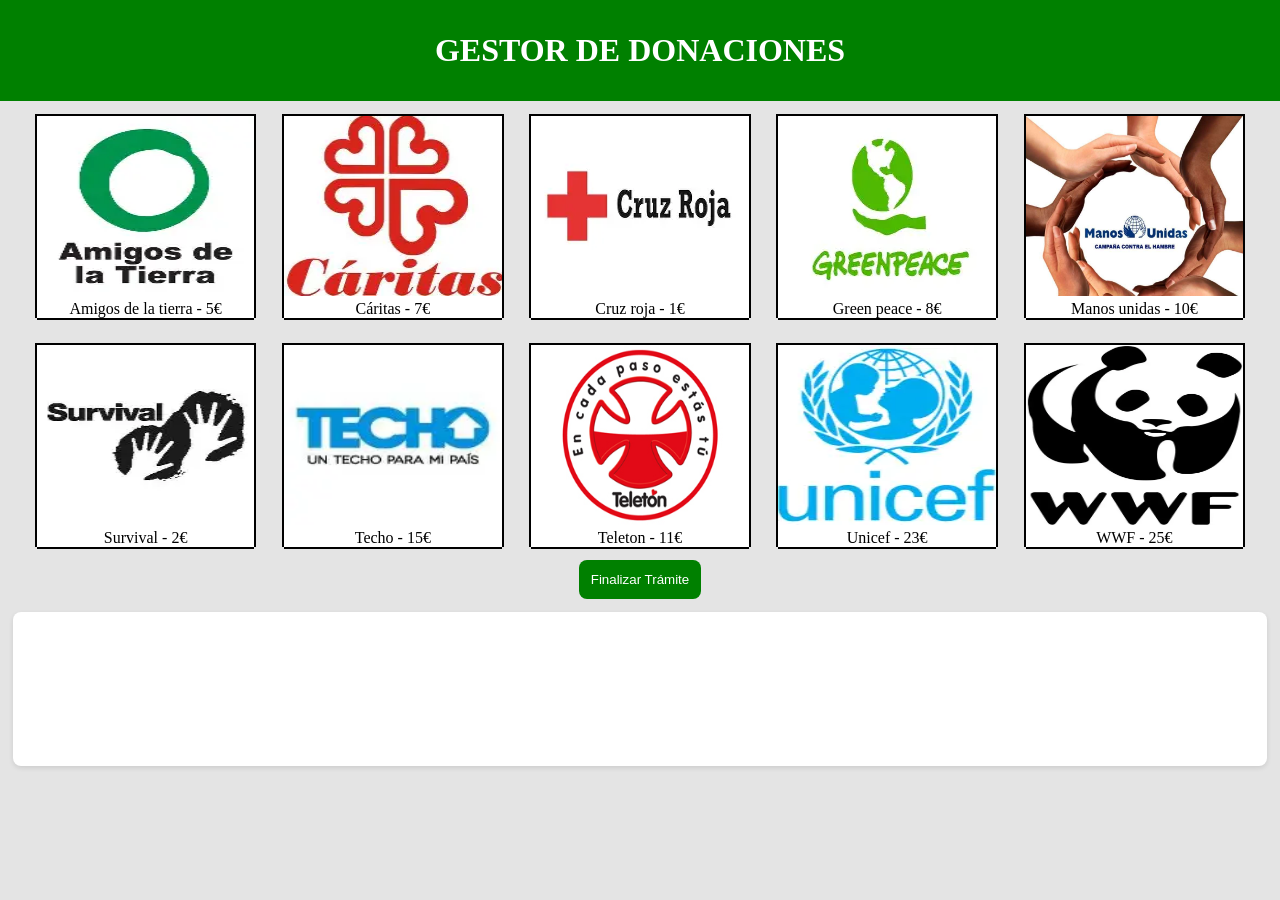
<file: gestorDeDonaciones-main/index.html>
<!DOCTYPE html>
<html lang="en">

<head>
    <meta charset="UTF-8">
    <meta name="viewport" content="width=device-width, initial-scale=1.0">
    <title>Gestor de donaciones</title>
    <link rel="stylesheet" href="styles/style.css">
    <script src="scripts/script.js" defer></script>
</head>

<body>
    <header>
        <h1>GESTOR DE DONACIONES</h1>
    </header>

    <div id="container">
        <article>
            <img src="img/amigosDeLaTierra.png" alt="amigosDeLaTierra" id="img0">
            <p>Amigos de la tierra - 5€</p>
        </article>
        <article>
            <img src="img/caritas.png" alt="caritas" id="img1">
            <p>Cáritas - 7€</p>
        </article>
        <article>
            <img src="img/cruzRoja.png" alt="cruzRoja" id="img2">
            <p>Cruz roja - 1€</p>
        </article>
        <article>
            <img src="img/greenPeace.png" alt="greenPeace" id="img3">
            <p>Green peace - 8€</p>
        </article>
        <article>
            <img src="img/manosUnidas.png" alt="manosUnidas" id="img4">
            <p>Manos unidas - 10€</p>
        </article>
        <article>
            <img src="img/survival.png" alt="survival" id="img5">
            <p>Survival - 2€</p>
        </article>
        <article>
            <img src="img/techo.png" alt="techo" id="img6">
            <p>Techo - 15€</p>
        </article>
        <article>
            <img src="img/teleton.png" alt="teleton" id="img7">
            <p>Teleton - 11€</p>
        </article>
        <article>
            <img src="img/unicef.png" alt="unicef" id="img8">
            <p>Unicef - 23€</p>
        </article>
        <article>
            <img src="img/wwf.png" alt="wwf" id="img9">
            <p>WWF - 25€</p>
        </article>
    </div>

    <section id="aportes-realizados">
        <!-- Aquí se mostrará la lista de aportaciones realizadas -->
    </section>

    <button class="boton" id="finalizar">Finalizar Trámite</button>
    <div id="resultado"></div>

    <footer>
    </footer>
</body>

</html>
</file>
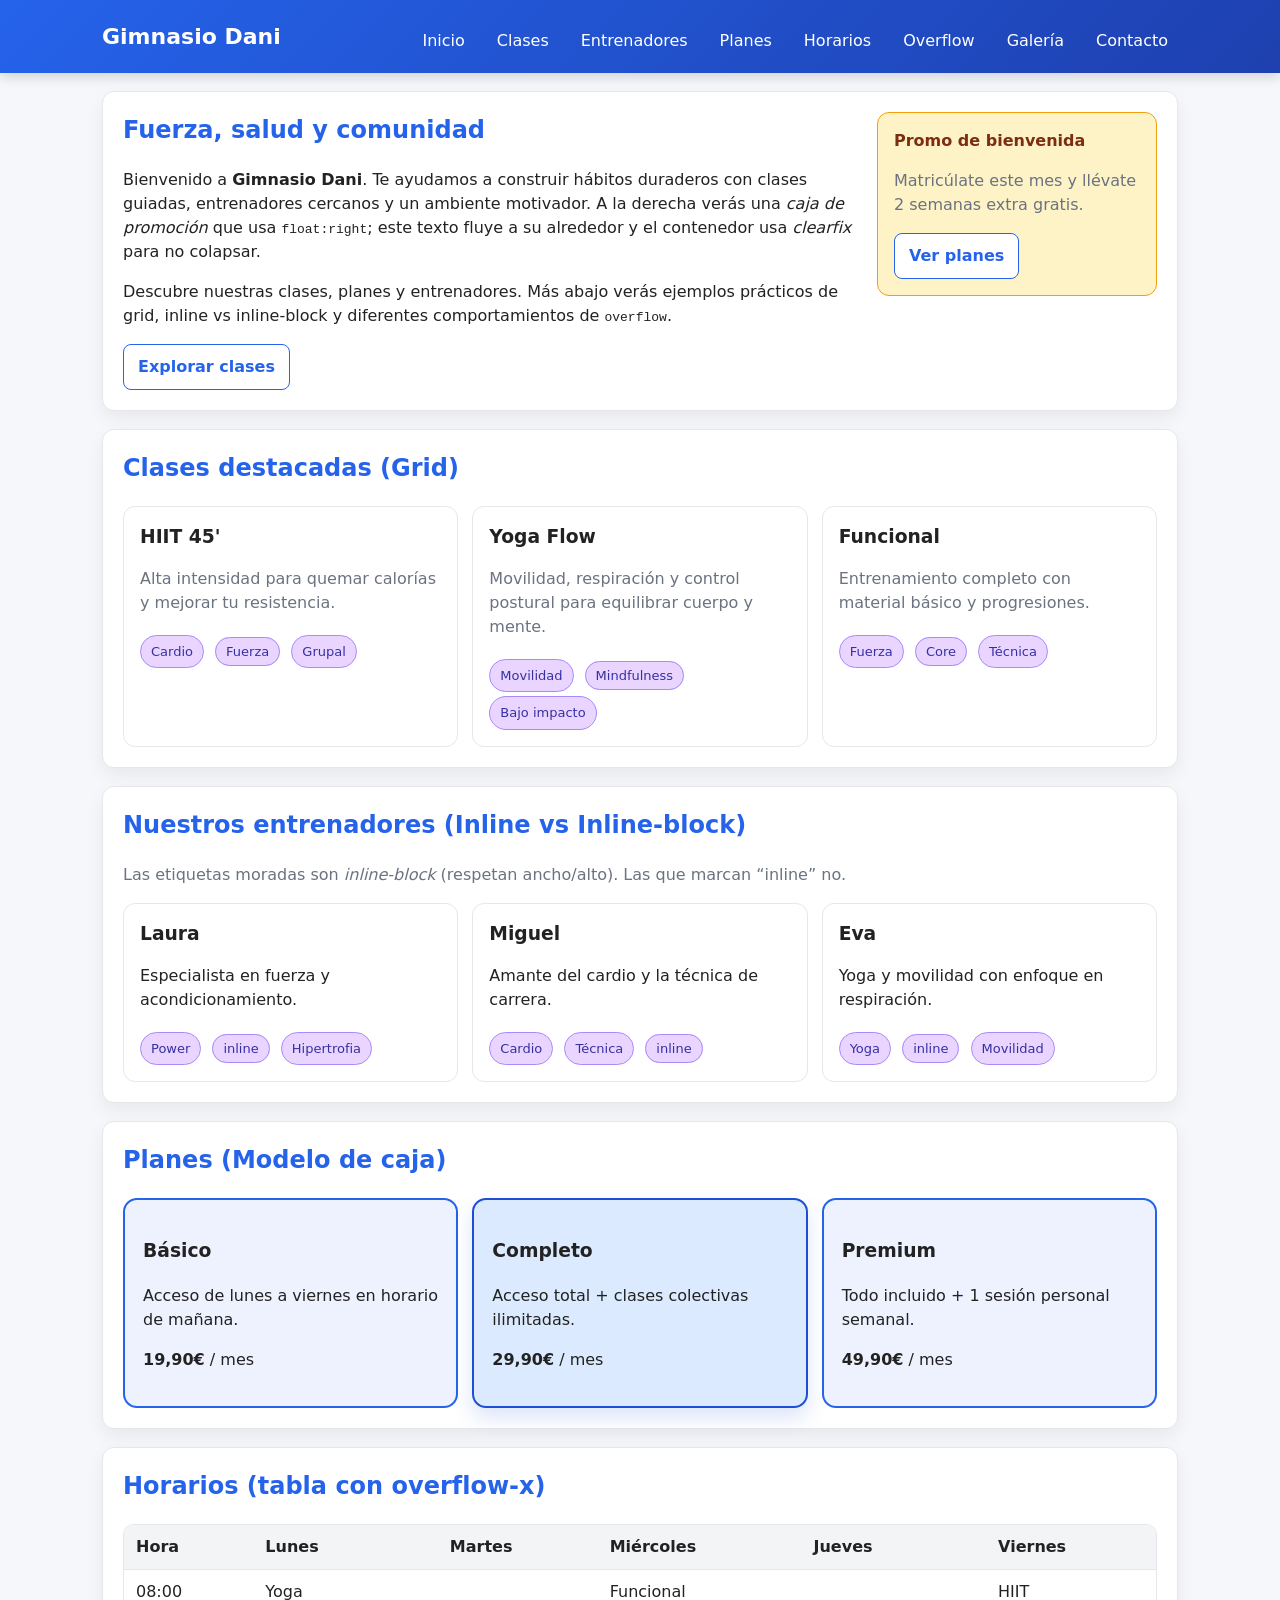
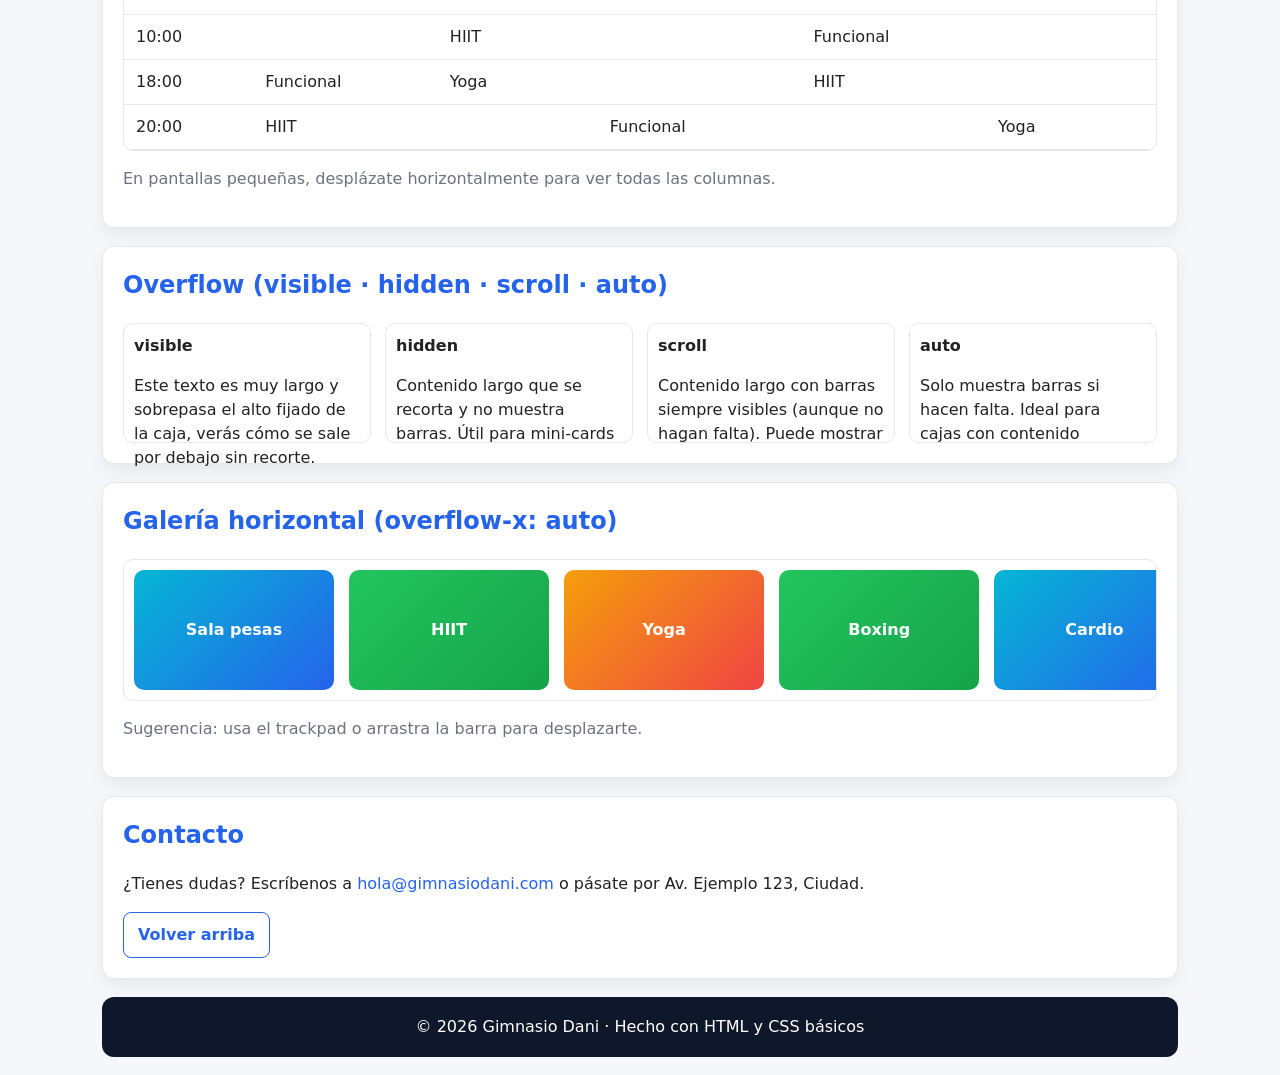
<file: Curso Iniciacion/gimnasioDani.html>
<!DOCTYPE html>
<html lang="es">
<head>
  <meta charset="UTF-8" />
  <meta name="viewport" content="width=device-width, initial-scale=1.0" />
  <title>Gimnasio Dani · Fuerza & Salud</title>
  <style>
    /* Estilos globales */
    :root{
      --primary:#2563eb; /* azul principal */
      --primary-700:#1e40af;
      --bg:#f5f7fb;      /* fondo claro */
      --text:#222;       /* texto principal */
      --muted:#6b7280;   /* gris para secundarios */
      --card:#ffffff;    /* tarjeta */
      --border:#e5e7eb;  /* borde suave */
    }

    *{ box-sizing: border-box; }

    body{
      font-family: system-ui, -apple-system, Segoe UI, Roboto, Arial, sans-serif;
      margin:0; color:var(--text); background:var(--bg);
      line-height:1.5;
    }

    a{ color:var(--primary); text-decoration:none; }
    a:hover{ text-decoration:underline; }

    /* Cabecera + navegación */
    header{
      background:linear-gradient(135deg, var(--primary), var(--primary-700));
      color:#fff; padding:20px 16px; position:sticky; top:0; z-index:10;
      box-shadow:0 4px 12px rgba(0,0,0,.15);
    }
    .wrap{ max-width:1100px; margin:0 auto; padding:0 12px; }
    .brand{ display:flex; align-items:center; justify-content:space-between; gap:16px; }
    .brand h1{ font-size:22px; margin:0; }

    nav ul{ list-style:none; padding:0; margin:8px 0 0 0; display:flex; flex-wrap:wrap; gap:12px; }
    nav a{ color:#fff; padding:6px 10px; border-radius:6px; }
    nav a:hover{ background:rgba(255,255,255,.15); text-decoration:none; }

    /* Secciones */
    section{ background:var(--card); border:1px solid var(--border); border-radius:12px; padding:20px; margin:18px 0; box-shadow:0 8px 18px rgba(0,0,0,.06); }
    h2{ color:var(--primary); margin-top:0; }
    .btn{ display:inline-block; background:#fff; color:var(--primary); border:1px solid var(--primary); padding:10px 14px; border-radius:8px; font-weight:600; }
    .btn:hover{ background:var(--primary); color:#fff; text-decoration:none; }

    /* Intro con float (promo a la derecha) */
    .intro.clearfix::after{ content:""; display:table; clear:both; }
    .intro .promo{
      float:right; width:280px; margin:0 0 12px 16px; padding:16px; border-radius:12px;
      background:#fef3c7; border:1px solid #f59e0b; color:#7c2d12;
    }

    /* Grid de clases */
    .grid{ display:grid; grid-template-columns: repeat(3, 1fr); gap:14px; }
    .card{ background:var(--card); border:1px solid var(--border); border-radius:12px; padding:16px; }
    .card h3{ margin:0 0 8px 0; }
    .chips{ margin-top:8px; }
    .chip{ display:inline-block; background:#e9d5ff; border:1px solid #a78bfa; color:#3730a3; border-radius:9999px; padding:6px 10px; margin:4px 6px 0 0; font-size:13px; }
    .chip.inline{ display:inline; } /* inline no respeta width/height */

    @media (max-width: 900px){ .grid{ grid-template-columns: repeat(2, 1fr); } }
    @media (max-width: 560px){ .grid{ grid-template-columns: 1fr; } }

    /* Planes con cajas (modelo de caja: padding, margin, border) */
    .planes{ display:grid; grid-template-columns: repeat(3, 1fr); gap:14px; }
    .plan{ border:2px solid var(--primary); border-radius:14px; padding:18px; background:#eef2ff; }
    .plan.destacado{ background:#dbeafe; border-color:#1d4ed8; box-shadow:0 10px 20px rgba(29,78,216,.15); }

    /* Horarios: tabla dentro de un contenedor con overflow-x auto en móviles */
    .tabla-scroll{ overflow-x:auto; border:1px solid var(--border); border-radius:10px; }
    table{ border-collapse: collapse; width:100%; min-width:600px; }
    th, td{ border-bottom:1px solid var(--border); padding:10px 12px; text-align:left; }
    thead th{ background:#f3f4f6; }

    /* Overflow demo: visible, hidden, scroll, auto */
    .overflow-grid{ display:grid; grid-template-columns: repeat(4, 1fr); gap:14px; }
    .ov-card{ border:1px solid var(--border); background:#fff; border-radius:10px; padding:10px; height:120px; }
    .ov-visible{ overflow:visible; }
    .ov-hidden{ overflow:hidden; }
    .ov-scroll{ overflow:scroll; }
    .ov-auto{ overflow:auto; }

    /* Galería horizontal con overflow-x:auto */
    .galeria-x{ overflow-x:auto; white-space:nowrap; border:1px solid var(--border); border-radius:10px; padding:10px; }
    .thumb{ display:inline-block; width:200px; height:120px; margin-right:10px; border-radius:10px; background:linear-gradient(135deg,#06b6d4,#2563eb); position:relative; color:#fff; font-weight:700; text-align:center; line-height:120px; }
    .thumb:nth-child(2n){ background:linear-gradient(135deg,#22c55e,#16a34a); }
    .thumb:nth-child(3n){ background:linear-gradient(135deg,#f59e0b,#ef4444); }

    /* Footer */
    footer{ color:#fff; text-align:center; padding:18px; background:#0f172a; border-radius:12px; margin:18px 0; }

    /* Utilidades */
    .muted{ color:var(--muted); }
  </style>
</head>
<body>
  <header>
    <div class="wrap">
      <div class="brand">
        <h1>Gimnasio Dani</h1>
        <nav aria-label="Principal">
          <ul>
            <li><a href="#inicio">Inicio</a></li>
            <li><a href="#clases">Clases</a></li>
            <li><a href="#entrenadores">Entrenadores</a></li>
            <li><a href="#planes">Planes</a></li>
            <li><a href="#horarios">Horarios</a></li>
            <li><a href="#overflow">Overflow</a></li>
            <li><a href="#galeria">Galería</a></li>
            <li><a href="#contacto">Contacto</a></li>
          </ul>
        </nav>
      </div>
    </div>
  </header>

  <main class="wrap">
    <section id="inicio" class="intro clearfix">
      <div class="promo">
        <strong>Promo de bienvenida</strong>
        <p class="muted">Matricúlate este mes y llévate 2 semanas extra gratis.</p>
        <a class="btn" href="#planes">Ver planes</a>
      </div>
      <h2>Fuerza, salud y comunidad</h2>
      <p>
        Bienvenido a <strong>Gimnasio Dani</strong>. Te ayudamos a construir hábitos duraderos con clases
        guiadas, entrenadores cercanos y un ambiente motivador. A la derecha verás una
        <em>caja de promoción</em> que usa <code>float:right</code>; este texto fluye a su alrededor
        y el contenedor usa <em>clearfix</em> para no colapsar.
      </p>
      <p>
        Descubre nuestras clases, planes y entrenadores. Más abajo verás ejemplos prácticos
        de grid, inline vs inline-block y diferentes comportamientos de <code>overflow</code>.
      </p>
      <a class="btn" href="#clases">Explorar clases</a>
    </section>

    <section id="clases">
      <h2>Clases destacadas (Grid)</h2>
      <div class="grid">
        <article class="card">
          <h3>HIIT 45'</h3>
          <p class="muted">Alta intensidad para quemar calorías y mejorar tu resistencia.</p>
          <div class="chips">
            <span class="chip">Cardio</span>
            <span class="chip inline">Fuerza</span>
            <span class="chip">Grupal</span>
          </div>
        </article>
        <article class="card">
          <h3>Yoga Flow</h3>
          <p class="muted">Movilidad, respiración y control postural para equilibrar cuerpo y mente.</p>
          <div class="chips">
            <span class="chip">Movilidad</span>
            <span class="chip inline">Mindfulness</span>
            <span class="chip">Bajo impacto</span>
          </div>
        </article>
        <article class="card">
          <h3>Funcional</h3>
          <p class="muted">Entrenamiento completo con material básico y progresiones.</p>
          <div class="chips">
            <span class="chip">Fuerza</span>
            <span class="chip inline">Core</span>
            <span class="chip">Técnica</span>
          </div>
        </article>
      </div>
    </section>

    <section id="entrenadores">
      <h2>Nuestros entrenadores (Inline vs Inline-block)</h2>
      <p class="muted">Las etiquetas moradas son <em>inline-block</em> (respetan ancho/alto). Las que marcan “inline” no.</p>
      <div class="grid">
        <article class="card">
          <h3>Laura</h3>
          <p>Especialista en fuerza y acondicionamiento.</p>
          <div class="chips">
            <span class="chip">Power</span>
            <span class="chip inline">inline</span>
            <span class="chip">Hipertrofia</span>
          </div>
        </article>
        <article class="card">
          <h3>Miguel</h3>
          <p>Amante del cardio y la técnica de carrera.</p>
          <div class="chips">
            <span class="chip">Cardio</span>
            <span class="chip">Técnica</span>
            <span class="chip inline">inline</span>
          </div>
        </article>
        <article class="card">
          <h3>Eva</h3>
          <p>Yoga y movilidad con enfoque en respiración.</p>
          <div class="chips">
            <span class="chip">Yoga</span>
            <span class="chip inline">inline</span>
            <span class="chip">Movilidad</span>
          </div>
        </article>
      </div>
    </section>

    <section id="planes">
      <h2>Planes (Modelo de caja)</h2>
      <div class="planes">
        <div class="plan">
          <h3>Básico</h3>
          <p>Acceso de lunes a viernes en horario de mañana.</p>
          <p><strong>19,90€</strong> / mes</p>
        </div>
        <div class="plan destacado">
          <h3>Completo</h3>
          <p>Acceso total + clases colectivas ilimitadas.</p>
          <p><strong>29,90€</strong> / mes</p>
        </div>
        <div class="plan">
          <h3>Premium</h3>
          <p>Todo incluido + 1 sesión personal semanal.</p>
          <p><strong>49,90€</strong> / mes</p>
        </div>
      </div>
    </section>

    <section id="horarios">
      <h2>Horarios (tabla con overflow-x)</h2>
      <div class="tabla-scroll" role="region" aria-label="Tabla de horarios desplazable">
        <table>
          <thead>
            <tr>
              <th>Hora</th>
              <th>Lunes</th>
              <th>Martes</th>
              <th>Miércoles</th>
              <th>Jueves</th>
              <th>Viernes</th>
            </tr>
          </thead>
          <tbody>
            <tr>
              <td>08:00</td><td>Yoga</td><td></td><td>Funcional</td><td></td><td>HIIT</td>
            </tr>
            <tr>
              <td>10:00</td><td></td><td>HIIT</td><td></td><td>Funcional</td><td></td>
            </tr>
            <tr>
              <td>18:00</td><td>Funcional</td><td>Yoga</td><td></td><td>HIIT</td><td></td>
            </tr>
            <tr>
              <td>20:00</td><td>HIIT</td><td></td><td>Funcional</td><td></td><td>Yoga</td>
            </tr>
          </tbody>
        </table>
      </div>
      <p class="muted">En pantallas pequeñas, desplázate horizontalmente para ver todas las columnas.</p>
    </section>

    <section id="overflow">
      <h2>Overflow (visible · hidden · scroll · auto)</h2>
      <div class="overflow-grid">
        <div class="ov-card ov-visible">
          <strong>visible</strong>
          <p>Este texto es muy largo y sobrepasa el alto fijado de la caja, verás cómo se sale por debajo sin recorte.</p>
        </div>
        <div class="ov-card ov-hidden">
          <strong>hidden</strong>
          <p>Contenido largo que se recorta y no muestra barras. Útil para mini-cards o máscaras de imagen.</p>
        </div>
        <div class="ov-card ov-scroll">
          <strong>scroll</strong>
          <p>Contenido largo con barras siempre visibles (aunque no hagan falta). Puede mostrar scrollbars.</p>
        </div>
        <div class="ov-card ov-auto">
          <strong>auto</strong>
          <p>Solo muestra barras si hacen falta. Ideal para cajas con contenido variable.</p>
        </div>
      </div>
    </section>

    <section id="galeria">
      <h2>Galería horizontal (overflow-x: auto)</h2>
      <div class="galeria-x" tabindex="0" aria-label="Desplázate lateralmente para ver más imágenes">
        <div class="thumb">Sala pesas</div>
        <div class="thumb">HIIT</div>
        <div class="thumb">Yoga</div>
        <div class="thumb">Boxing</div>
        <div class="thumb">Cardio</div>
        <div class="thumb">Funcional</div>
        <div class="thumb">Estiramientos</div>
      </div>
      <p class="muted">Sugerencia: usa el trackpad o arrastra la barra para desplazarte.</p>
    </section>

    <section id="contacto">
      <h2>Contacto</h2>
      <p>
        ¿Tienes dudas? Escríbenos a <a href="mailto:hola@gimnasiodani.com">hola@gimnasiodani.com</a>
        o pásate por Av. Ejemplo 123, Ciudad.
      </p>
      <a class="btn" href="#inicio">Volver arriba</a>
    </section>

    <footer>
      © <span id="y"></span> Gimnasio Dani · Hecho con HTML y CSS básicos
    </footer>
  </main>

  <script>
    // Año dinámico en el footer (detalle opcional)
    document.getElementById('y').textContent = new Date().getFullYear();
  </script>
</body>
</html>
</file>
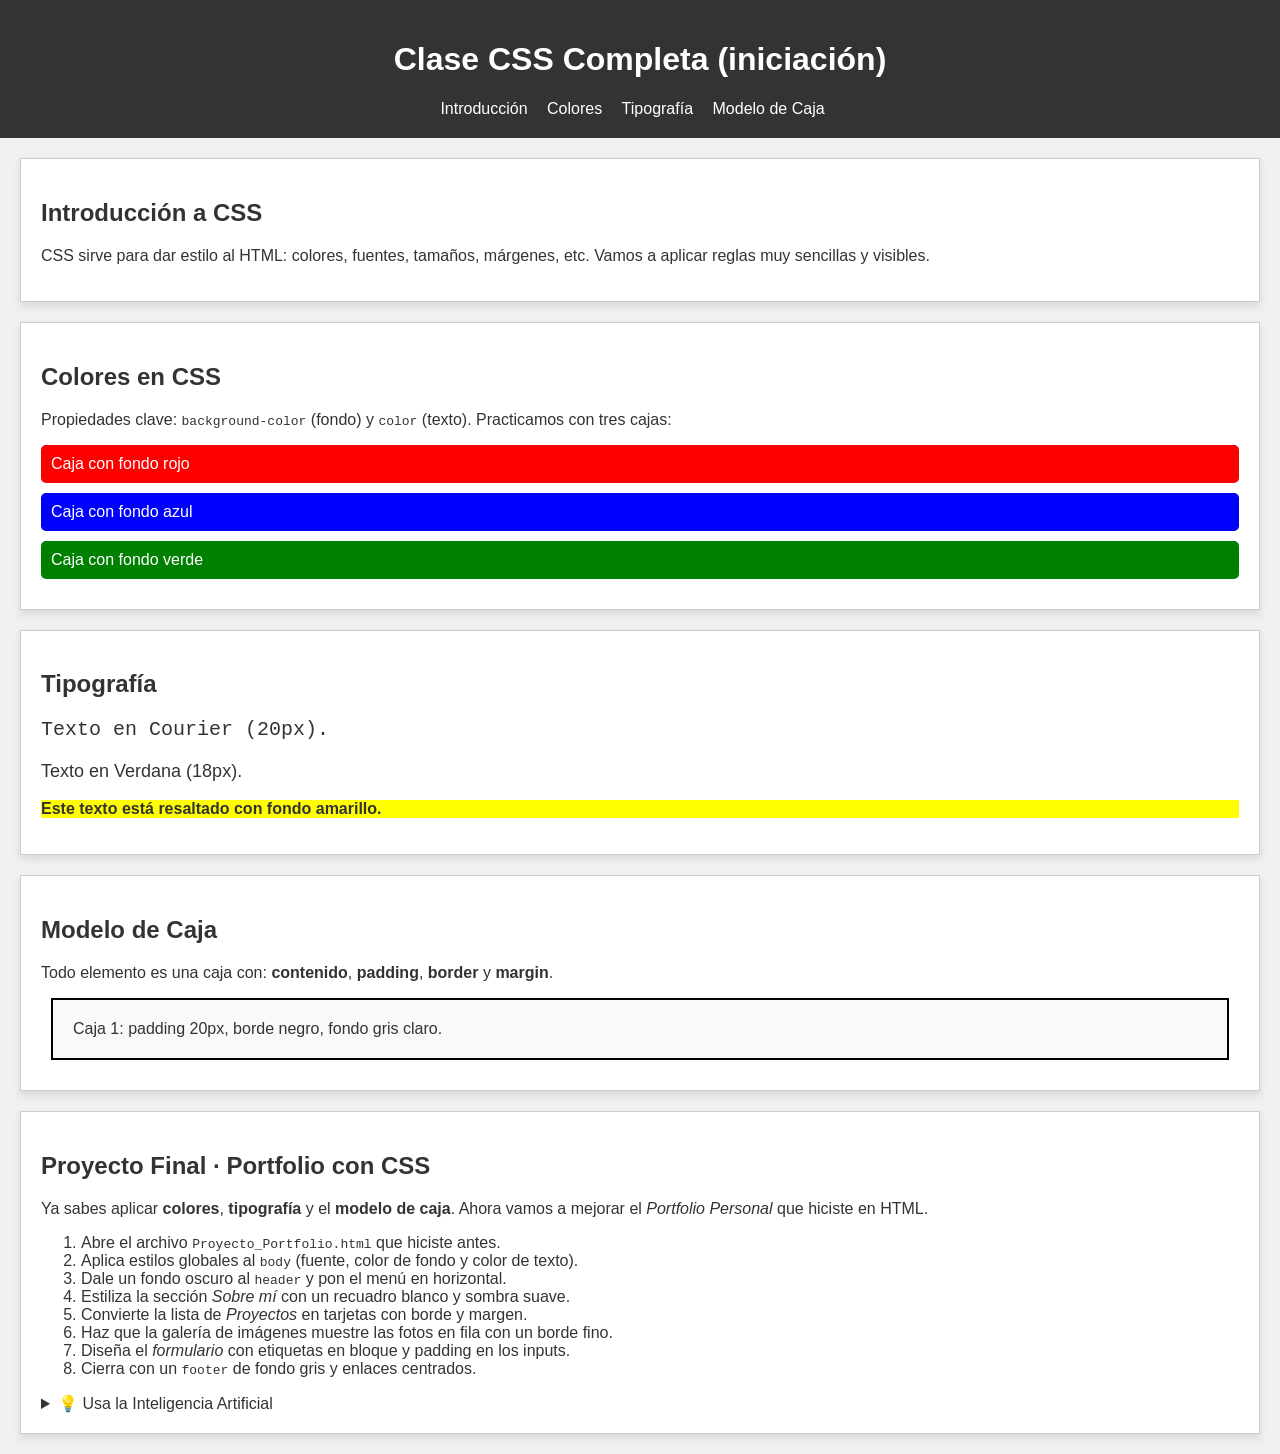
<file: Curso Iniciacion/UT2_Clase_CSS_Completa.html>
<!DOCTYPE html>
<html lang="es">
<head>
  <meta charset="UTF-8" />
  <meta name="viewport" content="width=device-width, initial-scale=1.0"/>
  <title>Clase CSS Completa (nivel iniciación)</title>

  <!--
    🧑‍🏫 Guía de lectura de comentarios (Better Comments):
      ! Importante   → idea clave
      ? Nota         → aclaración útil
      * Ejemplo      → muestra cómo se hace
      TODO Alumno    → tarea muy concreta

    Objetivo de esta clase:
      - Ver un CSS fácil y cómo aplicarlo al HTML que ya sabes.
      - Ir de menos a más: globales → colores → tipografía → modelo de caja.
  -->

  <!-- ? Opción A (recomendada en proyectos): hoja externa -->
  <!-- <link rel="stylesheet" href="styles.css"> -->

  <style>
    /* ! Opción B (para clase): CSS interno
       Escribe aquí y guarda para ver cambios en Live Server. */

    /* 1) ESTILOS GLOBALES (se aplican a toda la página) */
    body{
      font-family: Arial, sans-serif; /* * Fuente genérica y fácil de leer */
      background-color: #f0f0f0;      /* * Fondo suave */
      color:#333;                      /* * Texto gris oscuro */
      margin:0; padding:0;
    }

    /* Encabezado + navegación */
    header{
      background:#333; color:#fff; text-align:center; padding:20px;
    }
    nav ul{ list-style:none; padding:0; margin:10px 0 0 0; }
    nav ul li{ display:inline; margin-right:15px; }
    nav ul li a{ color:#fff; text-decoration:none; }
    nav ul li a:hover{ text-decoration:underline; } /* ! Pequeño feedback */

    /* Estilo común para secciones (caja blanca con borde y sombra suave) */
    section{
      margin:20px; padding:20px; background:#fff;
      border:1px solid #ccc; box-shadow:0 4px 8px rgba(0,0,0,.1);
    }

    /* 2) COLORES (cajas sencillas) */
    .caja-roja{
      background:red; color:#fff; padding:10px; margin-bottom:10px; border-radius:5px;
    }
    .caja-azul{
      background:blue; color:#fff; padding:10px; margin-bottom:10px; border-radius:5px;
    }
    .caja-verde{
      background:green; color:#fff; padding:10px; margin-bottom:10px; border-radius:5px;
    }

    /* 3) TIPOGRAFÍA (fuentes y tamaños) */
    .tipografia-courier{ font-family:'Courier New', Courier, monospace; font-size:20px; }
    .tipografia-verdana{ font-family:Verdana, sans-serif; font-size:18px; }
    .resaltado{ background:yellow; font-weight:bold; }

    /* 4) MODELO DE CAJA (margin, padding, border, background) */
    .modelo-caja{
      border:2px solid #000; padding:20px; margin:10px; background:#f9f9f9;
    }

    /* (Opcional) una clase utilitaria para practicar rápido */
    .borde-azul{ border-color:#2563eb; }
  </style>
</head>
<body>

  <!-- Encabezado con menú -->
  <header>
    <h1>Clase CSS Completa (iniciación)</h1>
    <nav>
      <ul>
        <li><a href="#introduccion">Introducción</a></li>
        <li><a href="#colores">Colores</a></li>
        <li><a href="#tipografia">Tipografía</a></li>
        <li><a href="#modelo-caja">Modelo de Caja</a></li>
      </ul>
    </nav>
  </header>

  <!-- 1) INTRODUCCIÓN -->
  <section id="introduccion">
    <h2>Introducción a CSS</h2>
    <p>CSS sirve para dar estilo al HTML: colores, fuentes, tamaños, márgenes, etc. Vamos a aplicar reglas muy sencillas y visibles.</p>

    <!-- TODO Alumno:
         1) Crea un párrafo nuevo debajo con el texto: "Soy un párrafo de prueba".
         2) Dale color al texto (propiedad CSS: color) y un tamaño de 18px (font-size) SOLO a ese párrafo.
            Pista: ponle una clase, por ejemplo .parrafo-prueba, y dale ese estilo. -->
  </section>

  <!-- 2) COLORES -->
  <section id="colores">
    <h2>Colores en CSS</h2>
    <p>Propiedades clave: <code>background-color</code> (fondo) y <code>color</code> (texto). Practicamos con tres cajas:</p>

    <div class="caja-roja">Caja con fondo rojo</div>
    <div class="caja-azul">Caja con fondo azul</div>
    <div class="caja-verde">Caja con fondo verde</div>

    <!-- * Explicación rápida:
         - padding: espacio interno (más "aire" dentro de la caja)
         - margin: espacio externo (separación entre cajas)
         - border-radius: esquinas redondeadas -->

    <!-- TODO Alumno:
         1) Crea una cuarta caja "caja-amarilla" con fondo amarillo y texto negro.
         2) Crea una "caja-personal" usando un color HEX (ej: #ff6b6b) o rgb(…).
         3) Aumenta solo el padding de "caja-personal" a 20px para notar el cambio. -->
  </section>

  <!-- 3) TIPOGRAFÍA -->
  <section id="tipografia">
    <h2>Tipografía</h2>
    <p class="tipografia-courier">Texto en Courier (20px).</p>
    <p class="tipografia-verdana">Texto en Verdana (18px).</p>
    <p class="resaltado">Este texto está resaltado con fondo amarillo.</p>

    <!-- ? Nota:
         - font-family cambia la fuente
         - font-size cambia el tamaño
         - font-weight:bold pone negrita -->

    <!-- TODO Alumno:
         1) Crea un párrafo con la fuente "Georgia" y tamaño 22px.
         2) Crea otro párrafo con tamaño 14px y color gris (#666) para simular un "texto secundario".
         3) (Opcional) Cambia el h2 de esta sección a 24px usando una regla específica para #tipografia h2. -->
  </section>

  <!-- 4) MODELO DE CAJA -->
  <section id="modelo-caja">
    <h2>Modelo de Caja</h2>
    <p>Todo elemento es una caja con: <strong>contenido</strong>, <strong>padding</strong>, <strong>border</strong> y <strong>margin</strong>.</p>

    <div class="modelo-caja">Caja 1: padding 20px, borde negro, fondo gris claro.</div>

    <!-- TODO Alumno:
         1) Duplica la caja anterior y añádele la clase .borde-azul para ver el borde azul.
         2) Crea "modelo-caja-grande" con padding 40px y aplícalo a una tercera caja.
         3) Pon margin-top: 20px a la tercera caja para separar más. -->
  </section>
  <!-- 5) MINI PROYECTO FINAL -->
  <section id="mini-proyecto" aria-labelledby="h-proyecto">
    <h2 id="h-proyecto">Proyecto Final · Portfolio con CSS</h2>

    <p>
      Ya sabes aplicar <strong>colores</strong>, <strong>tipografía</strong> y el
      <strong>modelo de caja</strong>. Ahora vamos a mejorar el
      <em>Portfolio Personal</em> que hiciste en HTML.
    </p>

    <ol>
      <li>Abre el archivo <code>Proyecto_Portfolio.html</code> que hiciste antes.</li>
      <li>Aplica estilos globales al <code>body</code> (fuente, color de fondo y color de texto).</li>
      <li>Dale un fondo oscuro al <code>header</code> y pon el menú en horizontal.</li>
      <li>Estiliza la sección <em>Sobre mí</em> con un recuadro blanco y sombra suave.</li>
      <li>Convierte la lista de <em>Proyectos</em> en tarjetas con borde y margen.</li>
      <li>Haz que la galería de imágenes muestre las fotos en fila con un borde fino.</li>
      <li>Diseña el <em>formulario</em> con etiquetas en bloque y padding en los inputs.</li>
      <li>Cierra con un <code>footer</code> de fondo gris y enlaces centrados.</li>
    </ol>

    <!-- ? Nota:
         No hace falta inventar un diseño complicado.
         Lo importante es practicar cómo CSS cambia el aspecto de tu HTML. -->

    <!-- TODO Alumno:
         1) Crea un archivo styles.css y enlázalo a tu portfolio.
         2) Copia estilos de este ejemplo (colores, tipografía, cajas) y adáptalos.
         3) Cambia los colores o fuentes para darle un estilo propio. -->

    <details>
      <summary>💡 Usa la Inteligencia Artificial</summary>
      <p>
        Si quieres, puedes pedir a la IA que te dé una plantilla de CSS para tu portfolio.  
        Copia este prompt y pégalo en el chat de IA:
      </p>

      <button onclick="copyFrom('promptCssPortfolio')">📋 Copiar prompt</button>
      <textarea id="promptCssPortfolio" rows="7" style="width:100%;font-family:monospace;">
Genérame un archivo CSS sencillo para un portfolio personal que incluya:
1. Estilos globales para body (fuente Arial, fondo claro).
2. Header oscuro con menú de navegación horizontal.
3. Sección "Sobre mí" con caja blanca y sombra suave.
4. Sección "Proyectos" con tarjetas con borde y margen.
5. Galería de imágenes en fila, con borde y padding.
6. Formulario de contacto con etiquetas en bloque y campos con padding.
7. Footer gris con enlaces centrados.
Devuélveme solo el CSS, sin HTML ni comentarios extra.
      </textarea>
      <small>👉 Pega el CSS en <code>styles.css</code> y ajústalo a tu gusto.</small>
    </details>
  </section>

</body>
</html>
</file>
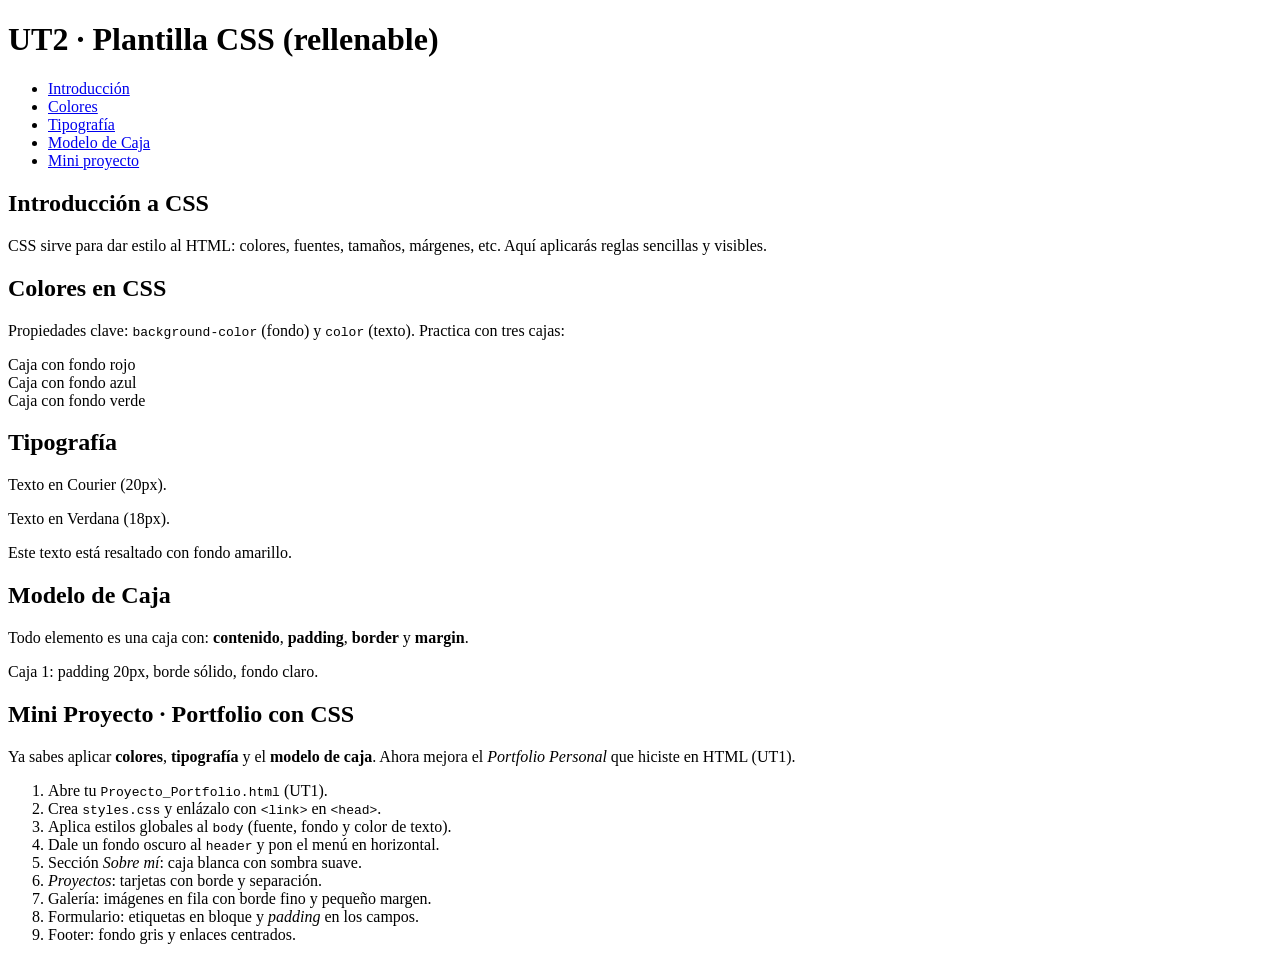
<file: Curso Iniciacion/UT2_Plantilla_CSS_Rellenable.html>
<!DOCTYPE html>
<html lang="es">
<head>
  <meta charset="UTF-8" />
  <meta name="viewport" content="width=device-width, initial-scale=1.0"/>
  <title>UT2 · Plantilla CSS Rellenable (Ejemplo)</title>

  <!--
  ╔══════════════════════════════════════════════════════════════════╗
  ║         🧑‍🏫 CLASE CSS · PLANTILLA GUIADA (RELLENABLE)           ║
  ║         Autor: Joaquín — Nivel: iniciación                       ║
  ╚══════════════════════════════════════════════════════════════════╝

  Convención de comentarios (Better Comments):
    ! Importante   → idea clave
    ? Nota         → aclaración útil
    * Ejemplo      → fragmento de referencia
    TODO Alumno    → tarea concreta que tú completas
    ✅ Solución     → propuesta (comentada) para comparar

  Objetivo de UT2 (CSS):
    - Ver un CSS FÁCIL aplicado a un HTML ya conocido (UT1).
    - Ir de menos a más: globales → colores → tipografía → modelo de caja.
    - Practicar escribiendo reglas reales en esta misma plantilla.
    - Terminar con un mini-portfolio (de UT1) MEJORADO con CSS.
  -->

  <!-- ? Opción A (recomendada): hoja externa -->
  <!-- <link rel="stylesheet" href="styles.css"> -->

  <style>
    /* ! Opción B (para clase): CSS interno
       Escribe aquí tus reglas y guarda para ver cambios en Live Server. */

    /* ──────────────────────────────────────────────────────────────
       1) ESTILOS GLOBALES (se aplican a toda la página)
       Estructura de una regla:
         selector {
           propiedad: valor;
         }
       ────────────────────────────────────────────────────────────── */
    body{
      /* TODO Alumno: define tu estilo base del documento:
         - font-family: Arial, sans-serif;
         - background-color: (un gris muy claro)
         - color: (texto gris oscuro)
         - margin: 0;  padding: 0;
      */
    }
    /* ✅ Solución (COMPARA, no es obligatorio)
    body{
      font-family: Arial, sans-serif;
      background-color: #f0f2f5;
      color:#333;
      margin:0; padding:0;
    }
    */

    /* ──────────────────────────────────────────────────────────────
       Encabezado + navegación
       ────────────────────────────────────────────────────────────── */
    header{
      /* TODO Alumno: prueba un fondo oscuro, texto blanco y centrado
         - background: #333; color:#fff; text-align:center; padding:20px;
      */
    }
    nav ul{
      /* TODO Alumno:
         - list-style: none; padding:0; margin:10px 0 0 0;
      */
    }
    nav ul li{
      /* TODO Alumno:
         - display: inline; margin-right: 15px;
      */
    }
    nav ul li a{
      /* TODO Alumno:
         - color:#fff; text-decoration:none;
      */
    }
    nav ul li a:hover{
      /* TODO Alumno:
         - text-decoration: underline;
      */
    }

    /* ──────────────────────────────────────────────────────────────
       Estilo común para secciones: caja blanca con borde y sombra suave
       ────────────────────────────────────────────────────────────── */
    section{
      /* TODO Alumno:
         - margin:20px; padding:20px; background:#fff;
         - border: 1px solid #ccc; box-shadow: 0 4px 8px rgba(0,0,0,.08);
      */
    }

    /* ──────────────────────────────────────────────────────────────
       2) COLORES (cajas sencillas)
       ────────────────────────────────────────────────────────────── */
    .caja-roja{
      /* TODO Alumno:
         - background:red; color:#fff; padding:10px; margin-bottom:10px; border-radius:5px;
      */
    }
    .caja-azul{
      /* TODO Alumno: igual que la roja, pero azul */
    }
    .caja-verde{
      /* TODO Alumno: igual que la roja, pero verde */
    }
    /* ✅ Solución de ejemplo
    .caja-roja{ background:#ef4444; color:#fff; padding:10px; margin-bottom:10px; border-radius:6px; }
    .caja-azul{ background:#3b82f6; color:#fff; padding:10px; margin-bottom:10px; border-radius:6px; }
    .caja-verde{ background:#22c55e; color:#fff; padding:10px; margin-bottom:10px; border-radius:6px; }
    */

    /* ──────────────────────────────────────────────────────────────
       3) TIPOGRAFÍA (fuentes y tamaños)
       ────────────────────────────────────────────────────────────── */
    .tipografia-courier{
      /* TODO Alumno: font-family:'Courier New', Courier, monospace; font-size:20px; */
    }
    .tipografia-verdana{
      /* TODO Alumno: font-family: Verdana, sans-serif; font-size:18px; */
    }
    .resaltado{
      /* TODO Alumno: background:yellow; font-weight:bold; */
    }

    /* ──────────────────────────────────────────────────────────────
       4) MODELO DE CAJA (margin, padding, border, background)
       ────────────────────────────────────────────────────────────── */
    .modelo-caja{
      /* TODO Alumno:
         - border:2px solid #000; padding:20px; margin:10px; background:#f9f9f9;
      */
    }
    .borde-azul{
      /* TODO Alumno: cambia solo el color del borde (border-color:#2563eb;) */
    }

    /* ──────────────────────────────────────────────────────────────
       5) (Opcional) Pseudoclases de práctica
       ────────────────────────────────────────────────────────────── */
    a:hover{ /* TODO Alumno: cambia color o subraya el enlace al pasar el ratón */ }
    input:focus{ /* TODO Alumno: añade un borde de color cuando el input recibe foco */ }
  </style>
</head>
<body>

  <!-- Encabezado con menú -->
  <header>
    <h1>UT2 · Plantilla CSS (rellenable)</h1>
    <nav>
      <ul>
        <li><a href="#introduccion">Introducción</a></li>
        <li><a href="#colores">Colores</a></li>
        <li><a href="#tipografia">Tipografía</a></li>
        <li><a href="#modelo-caja">Modelo de Caja</a></li>
        <li><a href="#mini-proyecto">Mini proyecto</a></li>
      </ul>
    </nav>
  </header>

  <!-- 1) INTRODUCCIÓN -->
  <section id="introduccion">
    <h2>Introducción a CSS</h2>
    <p>CSS sirve para dar estilo al HTML: colores, fuentes, tamaños, márgenes, etc. Aquí aplicarás reglas sencillas y visibles.</p>

    <!-- ! Cómo se enlaza CSS externo
         * Ejemplo (en <head>): <link rel="stylesheet" href="styles.css">
       ? En proyectos reales, usa SIEMPRE hoja externa. Aquí practicamos con <style> por comodidad. -->

    <!-- TODO Alumno:
         1) Crea un párrafo nuevo debajo con el texto: "Soy un párrafo de prueba".
         2) Dale color al texto (color) y un tamaño de 18px (font-size) SOLO a ese párrafo.
            Pista: ponle una clase (ej: .parrafo-prueba) y dale ese estilo en el CSS. -->
  </section>

  <!-- 2) COLORES -->
  <section id="colores">
    <h2>Colores en CSS</h2>
    <p>Propiedades clave: <code>background-color</code> (fondo) y <code>color</code> (texto). Practica con tres cajas:</p>

    <div class="caja-roja">Caja con fondo rojo</div>
    <div class="caja-azul">Caja con fondo azul</div>
    <div class="caja-verde">Caja con fondo verde</div>

    <!-- * Explicación rápida:
         - padding: espacio interno (más "aire" dentro de la caja)
         - margin: espacio externo (separación entre cajas)
         - border-radius: esquinas redondeadas -->

    <!-- TODO Alumno:
         1) Crea una cuarta caja "caja-amarilla" con fondo amarillo y texto negro.
         2) Crea una "caja-personal" usando un color HEX (ej: #ff6b6b) o rgb(…).
         3) Aumenta solo el padding de "caja-personal" a 20px para notar el cambio. -->
  </section>

  <!-- 3) TIPOGRAFÍA -->
  <section id="tipografia">
    <h2>Tipografía</h2>
    <p class="tipografia-courier">Texto en Courier (20px).</p>
    <p class="tipografia-verdana">Texto en Verdana (18px).</p>
    <p class="resaltado">Este texto está resaltado con fondo amarillo.</p>

    <!-- ? Nota:
         - font-family cambia la fuente
         - font-size cambia el tamaño
         - font-weight:bold pone negrita -->

    <!-- TODO Alumno:
         1) Crea un párrafo con la fuente "Georgia" y tamaño 22px.
         2) Crea otro párrafo con tamaño 14px y color gris (#666) para simular un "texto secundario".
         3) (Opcional) Cambia el h2 de esta sección a 24px usando una regla específica para #tipografia h2. -->
  </section>

  <!-- 4) MODELO DE CAJA -->
  <section id="modelo-caja">
    <h2>Modelo de Caja</h2>
    <p>Todo elemento es una caja con: <strong>contenido</strong>, <strong>padding</strong>, <strong>border</strong> y <strong>margin</strong>.</p>

    <div class="modelo-caja">Caja 1: padding 20px, borde sólido, fondo claro.</div>

    <!-- TODO Alumno:
         1) Duplica la caja anterior y añádele la clase .borde-azul para ver el borde azul.
         2) Crea "modelo-caja-grande" con padding 40px y aplícalo a una tercera caja.
         3) Pon margin-top: 20px a la tercera caja para separar más. -->
  </section>

  <!-- 5) MINI PROYECTO: CSS aplicado al Portfolio de UT1 -->
  <section id="mini-proyecto" aria-labelledby="h-proyecto">
    <h2 id="h-proyecto">Mini Proyecto · Portfolio con CSS</h2>

    <p>
      Ya sabes aplicar <strong>colores</strong>, <strong>tipografía</strong> y el
      <strong>modelo de caja</strong>. Ahora mejora el
      <em>Portfolio Personal</em> que hiciste en HTML (UT1).
    </p>

    <ol>
      <li>Abre tu <code>Proyecto_Portfolio.html</code> (UT1).</li>
      <li>Crea <code>styles.css</code> y enlázalo con <code>&lt;link&gt;</code> en <code>&lt;head&gt;</code>.</li>
      <li>Aplica estilos globales al <code>body</code> (fuente, fondo y color de texto).</li>
      <li>Dale un fondo oscuro al <code>header</code> y pon el menú en horizontal.</li>
      <li>Sección <em>Sobre mí</em>: caja blanca con sombra suave.</li>
      <li><em>Proyectos</em>: tarjetas con borde y separación.</li>
      <li>Galería: imágenes en fila con borde fino y pequeño margen.</li>
      <li>Formulario: etiquetas en bloque y <em>padding</em> en los campos.</li>
      <li>Footer: fondo gris y enlaces centrados.</li>
    </ol>

    <!-- ? Nota:
         No busques un diseño complejo. Lo importante es ver cómo CSS transforma el HTML. -->

    <!-- TODO Alumno:
         1) Copia estilos de esta plantilla y adáptalos a tu portfolio.
         2) Cambia colores o fuentes para darle tu identidad. -->
  </section>

</body>
</html>
</file>
<file: gestorDeDonaciones-main/styles/style.css>
* {
    margin: 0;
    padding: 0;
    background: rgb(228, 228, 228);
}

header h1 {
    color: white;
    text-align: center;
    padding: 2.5%;
    background: green;
}

#container {
    display: flex;
    flex-wrap: wrap;
    justify-content: center;
}

article {
    background: white;
    border: 2px solid black;
    margin: 1%;
    width: 17%;
    height: 200px;
    position: relative; /* Necesario para posicionar el dedo */
    transition: transform 0.3s ease, box-shadow 0.3s ease; /* Animación para elevar la pestaña */
}

article:hover {
    transform: translateY(-10px); /* Eleva la pestaña */
    box-shadow: 0 4px 10px rgba(0, 0, 0, 0.2); /* Añade sombra */
}

article img {
    width: 100%;
    height: 90%;
    cursor: pointer; /* Cambia el cursor a dedo al pasar sobre la imagen */
}

article p {
    background-color: white;
    text-align: center;
    border-bottom: 2px solid black;
}

/* Botón principal */
button {
    color: white;
    padding: 12px;
    background-color: green;
    border: none;
    border-radius: 8px;
    display: block;
    margin: 0 auto;
    cursor: pointer; /* Cambia el cursor a dedo al pasar sobre el botón */
    transition: background-color 0.3s ease;
}

button:hover {
    background-color: darkgreen; /* Cambia el color al pasar el cursor */
}

/* Resultado */
div#resultado {
    background: white;
    margin: 1%;
    padding: 6%;
    border-radius: 8px;
    box-shadow: 0 2px 5px rgba(0, 0, 0, 0.1);
}
</file>
